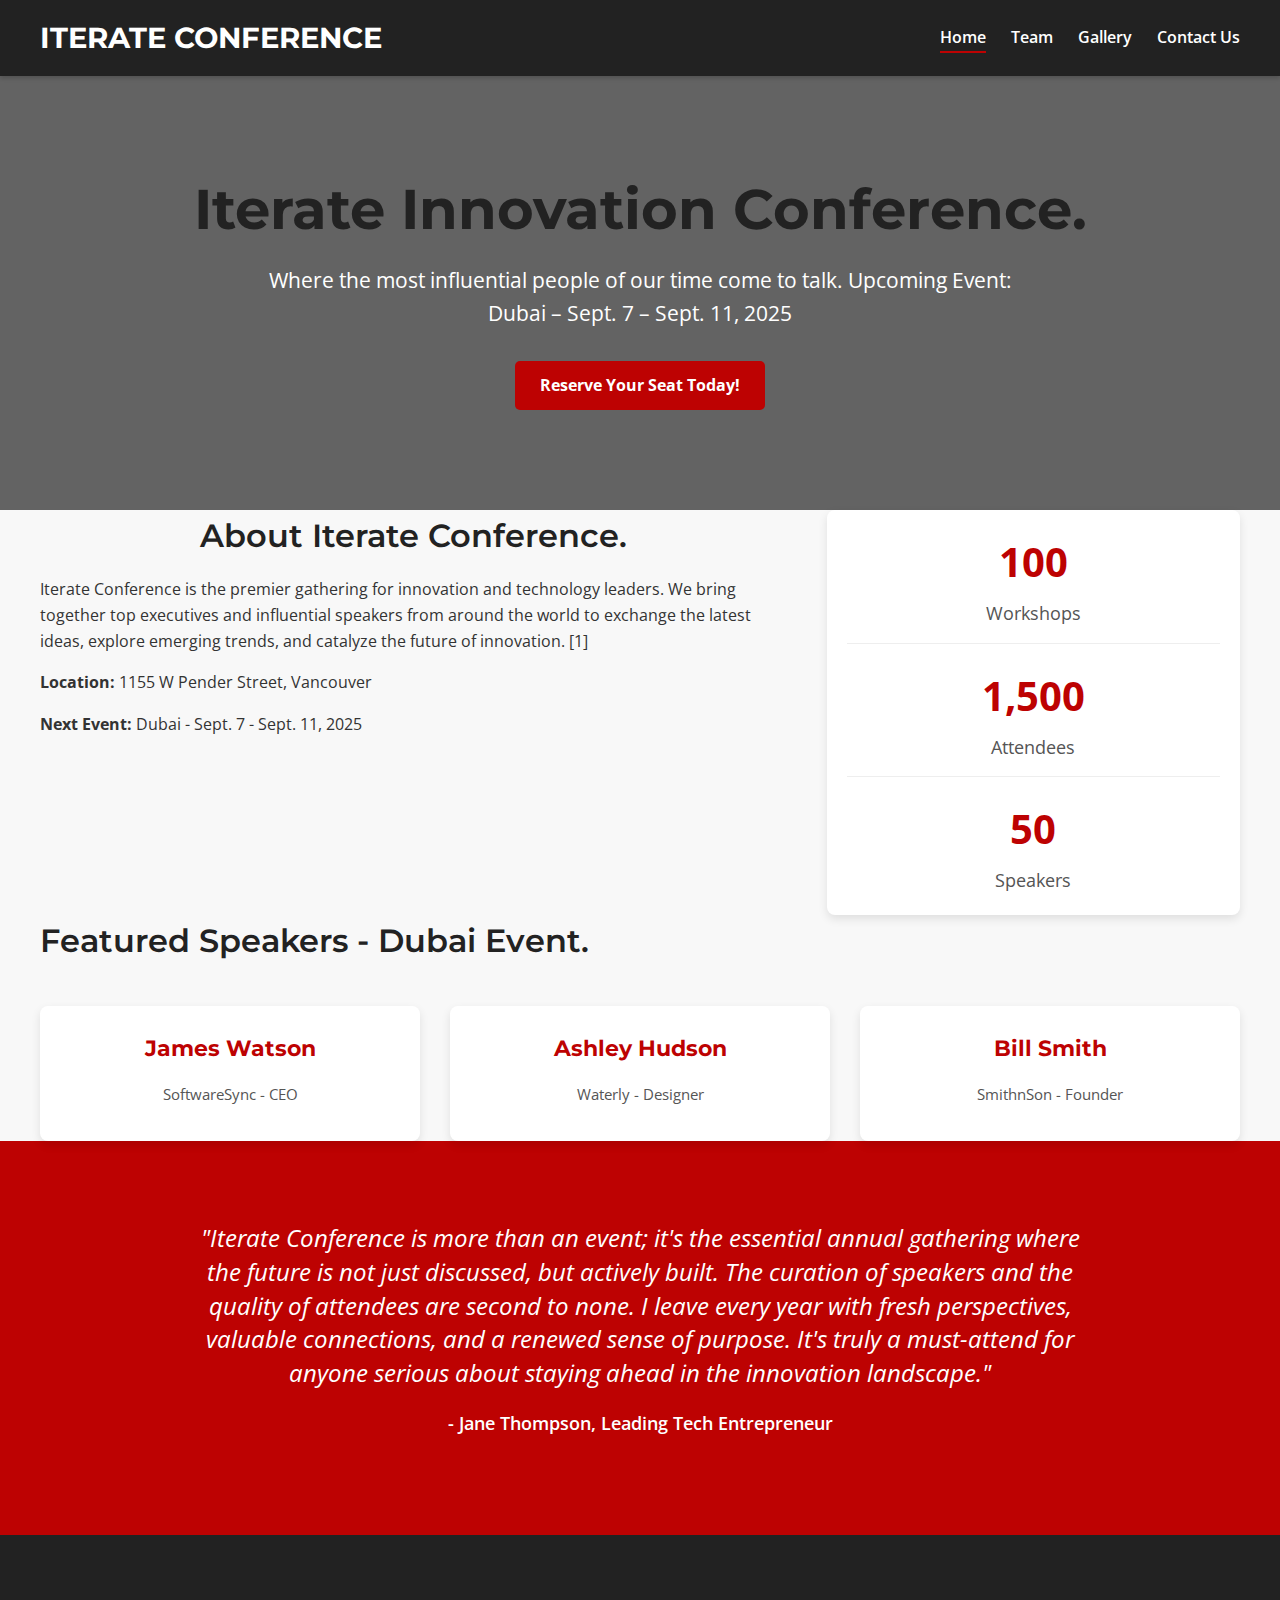
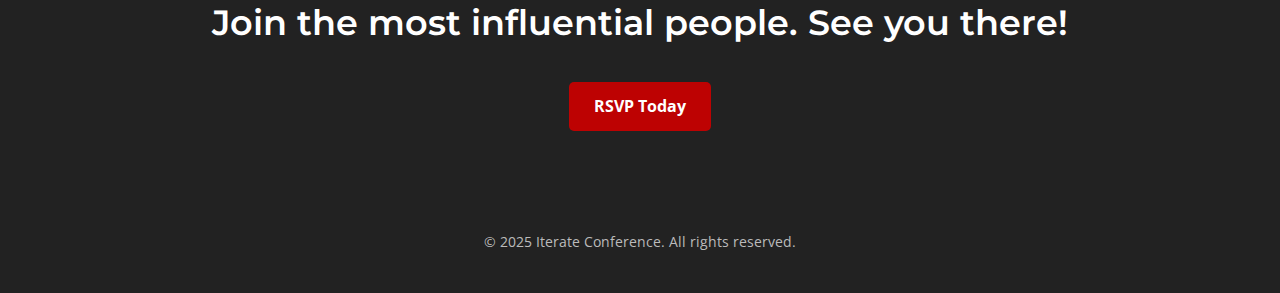
<file: iterate conference files/index.html>
<!DOCTYPE html>
<html lang="en">
<head>
    <meta charset="UTF-8">
    <meta name="viewport" content="width=device-width, initial-scale=1.0">
    <title>Iterate Conference - Home</title>
    <link rel="stylesheet" href="style.css">
    <link href="https://fonts.googleapis.com/css2?family=Montserrat:wght@400;600;700&family=Open+Sans:wght@400;700&display=swap" rel="stylesheet">
</head>
<body>
    <header>
        <div class="container">
            <h1 class="logo"><a href="index.html">ITERATE CONFERENCE</a></h1>
            <nav>
                <ul class="nav-links">
                    <li><a href="index.html">Home</a></li>
                    <li><a href="team.html">Team</a></li>
                    <li><a href="gallery.html">Gallery</a></li>
                    <li><a href="contact.html">Contact Us</a></li>
                </ul>
                <div class="hamburger">
                    <span class="bar"></span>
                    <span class="bar"></span>
                    <span class="bar"></span>
                </div>
            </nav>
        </div>
    </header>

    <main>
        <section id="hero" class="hero">
            <div class="container">
                <h2>Iterate Innovation Conference.</h2>
                <p>Where the most influential people of our time come to talk. 
Upcoming Event: Dubai – Sept. 7 – Sept. 11, 2025 </p>
                <a href="contact.html" class="btn-primary">Reserve Your Seat Today!</a>
            </div>
        </section>

        <section id="about" class="about-section">
            <div class="container">
                <div class="about-content">
                    <h3>About Iterate Conference.</h3>
                    <p>Iterate Conference is the premier gathering for innovation and technology leaders. We bring together top executives and influential speakers from around the world to exchange the latest ideas, explore emerging trends, and catalyze the future of innovation. [1]</p>
                    <p><strong>Location:</strong> 1155 W Pender Street, Vancouver</p>
                    <p><strong>Next Event:</strong> Dubai - Sept. 7 - Sept. 11, 2025</p>
                </div>
                <div class="stats-grid">
                    <div class="stat-item">
                        <span class="stat-number">100</span>
                        <span class="stat-label">Workshops</span>
                    </div>
                    <div class="stat-item">
                        <span class="stat-number">1,500</span>
                        <span class="stat-label">Attendees</span>
                    </div>
                    <div class="stat-item">
                        <span class="stat-number">50</span>
                        <span class="stat-label">Speakers</span>
                    </div>
                </div>
            </div>
        </section>

        <section id="speakers" class="speakers-preview">
            <div class="container">
                <h3>Featured Speakers - Dubai Event.</h3>
                <div class="speaker-grid">
                    <div class="speaker-card">
                        <h4>James Watson</h4>
                        <p>SoftwareSync - CEO</p>
                    </div>
                    <div class="speaker-card">
                        <h4>Ashley Hudson</h4>
                        <p>Waterly - Designer</p>
                    </div>
                    <div class="speaker-card">
                        <h4>Bill Smith</h4>
                        <p>SmithnSon - Founder</p>
                    </div>
                
        </section>

        <section id="testimonial" class="testimonial-section">
            <div class="container">
                <p class="quote">"Iterate Conference is more than an event; it's the essential annual gathering where the future is not just discussed, but actively built. The curation of speakers and the quality of attendees are second to none. I leave every year with fresh perspectives, valuable connections, and a renewed sense of purpose. It's truly a must-attend for anyone serious about staying ahead in the innovation landscape."</p>
                <p class="author">- Jane Thompson, Leading Tech Entrepreneur</p>
            </div>
        </section>

        <section id="cta-bottom" class="cta-bottom">
            <div class="container">
                <h3>Join the most influential people. See you there!</h3>
                <a href="contact.html" class="btn-primary">RSVP Today</a>
            </div>
        </section>
    </main>

    <footer>
        <div class="container">
            <p>&copy; 2025 Iterate Conference. All rights reserved.</p>
        </div>
    </footer>
    <script src="script.js"></script>
</body>
</html>
</file>
<file: iterate conference files/style.css>
/* General Body and Base Styles */
body {
    font-family: 'Open Sans', sans-serif;
    margin: 0;
    line-height: 1.6;
    color: #333;
    background-color: #f8f8f8;
    display: flex;
    flex-direction: column;
    min-height: 100vh;
}

.container {
    max-width: 1200px;
    margin: 0 auto;
    padding: 0 20px;
}

h1, h2, h3, h4, h5, h6 {
    font-family: 'Montserrat', sans-serif;
    color: #222;
    margin-top: 0;
}

h2 {
    font-size: 2.5em;
    margin-bottom: 20px;
    font-weight: 700;
}

h3 {
    font-size: 2em;
    margin-bottom: 15px;
    font-weight: 600;
}

a {
    text-decoration: none;
    color: #BD0202;
    transition: color 0.3s ease;
}

a:hover {
    color: #8C0101;
}

/* Header Styles */
header {
    background-color: #222;
    color: #fff;
    padding: 15px 0;
    box-shadow: 0 2px 5px rgba(0,0,0,0.2);
}

header .container {
    display: flex;
    justify-content: space-between;
    align-items: center;
}

.logo {
    margin: 0;
    font-size: 1.8em;
    font-weight: 700;
}

.logo a {
    color: #fff;
}

.logo a:hover {
    color: #BD0202;
}

.nav-links {
    list-style: none;
    margin: 0;
    padding: 0;
    display: flex;
}

.nav-links li {
    margin-left: 25px;
}

.nav-links a {
    color: #fff;
    font-weight: 600;
    padding: 5px 0;
    position: relative;
}

.nav-links a::after {
    content: '';
    position: absolute;
    left: 0;
    bottom: 0;
    width: 0;
    height: 2px;
    background-color: #BD0202;
    transition: width 0.3s ease;
}

.nav-links a:hover::after,
.nav-links a.active::after {
    width: 100%;
}

/* Hamburger Menu for Mobile */
.hamburger {
    display: none;
    cursor: pointer;
    flex-direction: column;
    justify-content: space-between;
    width: 30px;
    height: 21px;
}

.hamburger .bar {
    height: 3px;
    width: 100%;
    background-color: #fff;
    border-radius: 10px;
    transition: all 0.3s ease;
}

/* Hero Section */
.hero {
    background: linear-gradient(rgba(0,0,0,0.6), rgba(0,0,0,0.6)), url('https://via.placeholder.com/1500x500/333/BD0202?text=Iterate+Conference+Banner') no-repeat center center/cover;
    color: #fff;
    text-align: center;
    padding: 100px 20px;
    animation: fadeIn 1s ease-out;
}

.hero h2 {
    font-size: 3.5em;
    margin-bottom: 10px;
    font-weight: 700;
    line-height: 1.2;
}

.hero p {
    font-size: 1.3em;
    margin-bottom: 30px;
    max-width: 800px;
    margin-left: auto;
    margin-right: auto;
}

.small-hero {
    padding: 80px 20px;
    background-size: cover;
}

.small-hero h2 {
    font-size: 3em;
}

/* Buttons */
.btn-primary {
    display: inline-block;
    background-color: #BD0202;
    color: #fff;
    padding: 12px 25px;
    border-radius: 5px;
    font-weight: 700;
    transition: background-color 0.3s ease, transform 0.2s ease;
    border: none;
    cursor: pointer;
    font-size: 1em;
}

.btn-primary:hover {
    background-color: #8C0101;
    transform: translateY(-2px);
    color: #fff; /* Ensure text color remains white on hover */
}

.btn-secondary {
    display: inline-block;
    background-color: #B79896;
    color: #fff;
    padding: 10px 20px;
    border-radius: 5px;
    font-weight: 600;
    margin-top: 20px;
    transition: background-color 0.3s ease, transform 0.2s ease;
    border: none;
    cursor: pointer;
}

.btn-secondary:hover {
    background-color: #8f7473;
    transform: translateY(-2px);
    color: #fff;
}


/* Section Content */
main {
    flex: 1; /* Allows main content to grow and push footer down */
}

.section-content {
    padding: 60px 0;
    text-align: center;
}

.bg-light {
    background-color: #f0f0f0;
}

/* About Section Specifics */
.about-section .container {
    display: flex;
    flex-wrap: wrap;
    justify-content: center;
    align-items: flex-start;
    gap: 40px;
    text-align: left;
}

.about-content {
    flex: 2;
    min-width: 300px;
}

.about-content h3 {
    text-align: center;
}

.stats-grid {
    flex: 1;
    display: flex;
    flex-direction: column;
    gap: 20px;
    min-width: 200px;
    background-color: #fff;
    padding: 20px;
    border-radius: 8px;
    box-shadow: 0 4px 10px rgba(0,0,0,0.1);
}

.stat-item {
    text-align: center;
    border-bottom: 1px solid #eee;
    padding-bottom: 15px;
}

.stat-item:last-child {
    border-bottom: none;
    padding-bottom: 0;
}

.stat-number {
    display: block;
    font-size: 2.5em;
    font-weight: 700;
    color: #BD0202;
    margin-bottom: 5px;
}

.stat-label {
    font-size: 1.1em;
    color: #555;
}


/* Speakers Section (Home Page & Team Page) */
.speakers-preview .speaker-grid,
.all-speakers .speaker-grid {
    display: grid;
    grid-template-columns: repeat(auto-fit, minmax(250px, 1fr));
    gap: 30px;
    margin-top: 40px;
    text-align: center;
}

.speaker-card {
    background-color: #fff;
    padding: 25px;
    border-radius: 8px;
    box-shadow: 0 4px 10px rgba(0,0,0,0.1);
    transition: transform 0.3s ease, box-shadow 0.3s ease;
}

.speaker-card:hover {
    transform: translateY(-5px);
    box-shadow: 0 6px 15px rgba(0,0,0,0.15);
}

.speaker-card img {
    width: 150px;
    height: 150px;
    border-radius: 50%;
    object-fit: cover;
    margin-bottom: 15px;
    border: 3px solid #BD0202;
}

.speaker-card h4 {
    font-size: 1.4em;
    margin-bottom: 5px;
    color: #BD0202;
}

.speaker-card p {
    font-size: 0.95em;
    color: #555;
    margin-bottom: 10px;
}

.speaker-card .bio {
    font-size: 0.85em;
    color: #777;
    margin-top: 10px;
    line-height: 1.5;
}

/* Testimonial Section */
.testimonial-section {
    background-color: #BD0202;
    color: #fff;
    padding: 80px 20px;
    text-align: center;
}

.testimonial-section .quote {
    font-size: 1.5em;
    font-style: italic;
    max-width: 900px;
    margin: 0 auto 20px;
    line-height: 1.4;
}

.testimonial-section .author {
    font-size: 1.1em;
    font-weight: 600;
}

/* Call to Action Section (Bottom) */
.cta-bottom {
    background-color: #222;
    color: #fff;
    padding: 60px 20px;
    text-align: center;
}

.cta-bottom h3 {
    color: #fff;
    font-size: 2.2em;
    margin-bottom: 30px;
}

/* Team Page - Organizers */
.organizer-grid {
    display: grid;
    grid-template-columns: repeat(auto-fit, minmax(300px, 1fr));
    gap: 30px;
    margin-top: 40px;
    text-align: center;
}

.organizer-card {
    background-color: #fff;
    padding: 25px;
    border-radius: 8px;
    box-shadow: 0 4px 10px rgba(0,0,0,0.1);
    transition: transform 0.3s ease, box-shadow 0.3s ease;
}

.organizer-card:hover {
    transform: translateY(-5px);
    box-shadow: 0 6px 15px rgba(0,0,0,0.15);
}

.organizer-card img {
    width: 150px;
    height: 150px;
    border-radius: 50%;
    object-fit: cover;
    margin-bottom: 15px;
    border: 3px solid #B79896;
}

.organizer-card h4 {
    font-size: 1.4em;
    margin-bottom: 5px;
    color: #B79896;
}

/* Gallery Page */
.gallery-grid {
    display: grid;
    grid-template-columns: repeat(auto-fit, minmax(350px, 1fr));
    gap: 20px;
    margin-top: 40px;
}

.gallery-item {
    position: relative;
    overflow: hidden;
    border-radius: 8px;
    box-shadow: 0 4px 10px rgba(0,0,0,0.1);
}

.gallery-item img {
    width: 100%;
    height: 250px;
    object-fit: cover;
    display: block;
    transition: transform 0.3s ease;
}

.gallery-item:hover img {
    transform: scale(1.05);
}

.gallery-overlay {
    position: absolute;
    bottom: 0;
    left: 0;
    right: 0;
    background: linear-gradient(transparent, rgba(0,0,0,0.7));
    color: #fff;
    padding: 15px;
    font-weight: 600;
    font-size: 1.1em;
    text-align: left;
    transform: translateY(100%);
    transition: transform 0.3s ease;
}

.gallery-item:hover .gallery-overlay {
    transform: translateY(0);
}

/* Contact Us Page */
.contact-grid {
    display: grid;
    grid-template-columns: 1fr 1fr;
    gap: 40px;
    text-align: left;
    margin-top: 40px;
}

.contact-form-container, .contact-details {
    background-color: #fff;
    padding: 30px;
    border-radius: 8px;
    box-shadow: 0 4px 10px rgba(0,0,0,0.1);
}

.contact-form .form-group {
    margin-bottom: 20px;
}

.contact-form label {
    display: block;
    margin-bottom: 8px;
    font-weight: 600;
    color: #555;
}

.contact-form input[type="text"],
.contact-form input[type="email"],
.contact-form textarea {
    width: 100%;
    padding: 12px;
    border: 1px solid #ddd;
    border-radius: 5px;
    font-family: 'Open Sans', sans-serif;
    font-size: 1em;
    box-sizing: border-box; /* Include padding in element's total width and height */
}

.contact-form textarea {
    resize: vertical;
    min-height: 120px;
}

.contact-details p, .contact-details ul {
    margin-bottom: 15px;
    color: #555;
}

.contact-details ul {
    list-style: none;
    padding: 0;
}

.contact-details ul li {
    margin-bottom: 8px;
}

.contact-details strong {
    color: #222;
}

.social-links {
    margin-top: 30px;
    display: flex;
    gap: 15px;
}

.social-icon {
    width: 35px;
    height: 35px;
    opacity: 0.7;
    transition: opacity 0.3s ease;
}

.social-icon:hover {
    opacity: 1;
}

/* Footer */
footer {
    background-color: #222;
    color: #bbb;
    text-align: center;
    padding: 25px 0;
    font-size: 0.9em;
    margin-top: auto; /* Pushes footer to the bottom */
}

/* Animations */
@keyframes fadeIn {
    from { opacity: 0; }
    to { opacity: 1; }
}

/* Responsive Design */
@media (max-width: 768px) {
    header .container {
        flex-wrap: wrap;
    }

    .nav-links {
        flex-direction: column;
        width: 100%;
        display: none; /* Hidden by default for mobile */
        background-color: #333; /* Darker background for dropdown */
        position: absolute;
        top: 60px; /* Adjust based on header height */
        left: 0;
        box-shadow: 0 2px 5px rgba(0,0,0,0.2);
        z-index: 1000;
    }

    .nav-links.active {
        display: flex;
    }

    .nav-links li {
        margin: 0;
        text-align: center;
        width: 100%;
    }

    .nav-links a {
        padding: 15px 0;
        display: block;
        border-bottom: 1px solid #555;
    }

    .nav-links a::after {
        display: none; /* Hide underline animation for mobile dropdown */
    }

    .hamburger {
        display: flex;
    }

    .hero {
        padding: 80px 20px;
    }

    .hero h2 {
        font-size: 2.5em;
    }

    .hero p {
        font-size: 1.1em;
    }

    .small-hero {
        padding: 60px 20px;
    }

    .small-hero h2 {
        font-size: 2.2em;
    }

    .about-section .container {
        flex-direction: column;
        align-items: center;
        text-align: center;
    }

    .about-content, .stats-grid {
        width: 100%;
        max-width: 500px;
    }

    .stats-grid {
        margin-top: 30px;
    }

    .speakers-preview .speaker-grid,
    .all-speakers .speaker-grid,
    .organizer-grid {
        grid-template-columns: 1fr;
    }

    .testimonial-section .quote {
        font-size: 1.2em;
    }

    .cta-bottom h3 {
        font-size: 1.8em;
    }

    .contact-grid {
        grid-template-columns: 1fr;
    }
}

@media (max-width: 480px) {
    .hero h2 {
        font-size: 2em;
    }

    .hero p {
        font-size: 1em;
    }

    .small-hero h2 {
        font-size: 1.8em;
    }

    .stats-grid {
        padding: 15px;
        gap: 15px;
    }

    .stat-number {
        font-size: 2em;
    }

    .stat-label {
        font-size: 1em;
    }

    .speaker-card {
        padding: 20px;
    }

    .speaker-card h4 {
        font-size: 1.2em;
    }

    .testimonial-section {
        padding: 60px 20px;
    }

    .testimonial-section .quote {
        font-size: 1.1em;
    }

    .cta-bottom h3 {
        font-size: 1.5em;
    }

    .gallery-grid {
        grid-template-columns: 1fr;
    }

    .contact-form-container, .contact-details {
        padding: 20px;
    }
}
</file>
